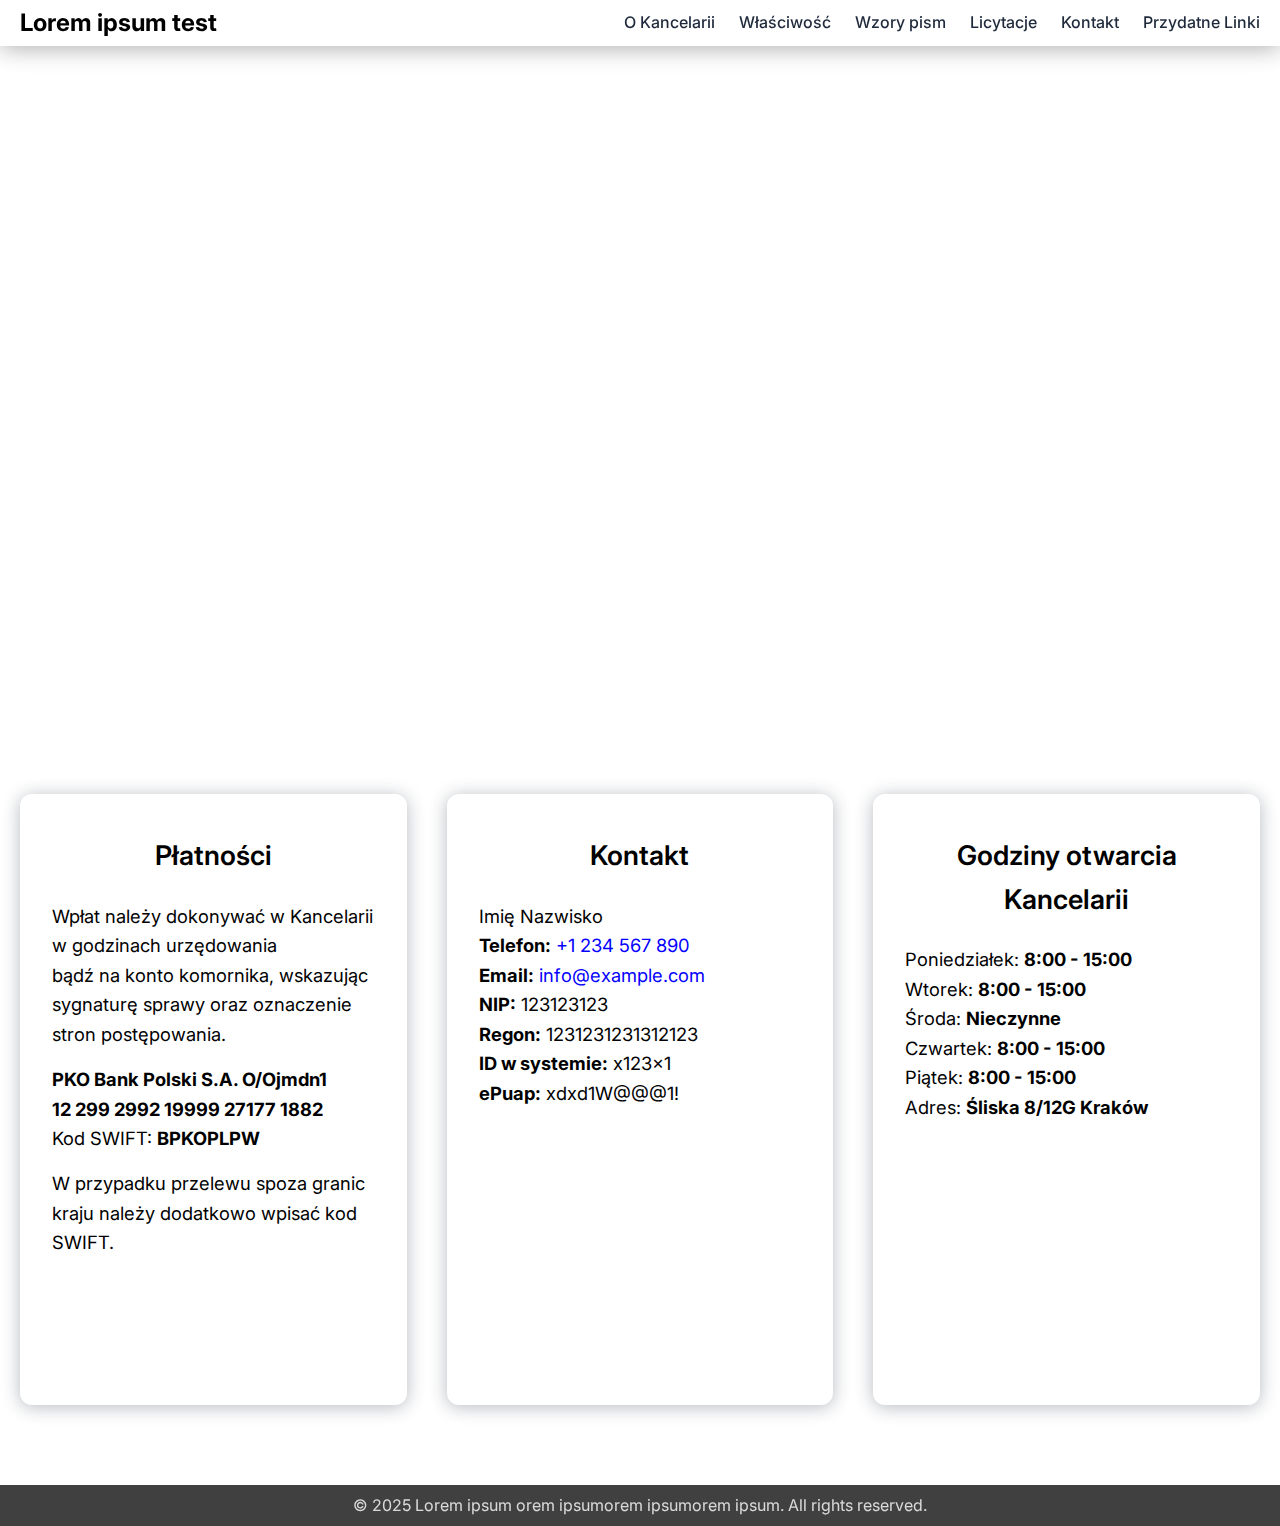
<file: index.html>
<!DOCTYPE html>
<html lang="en">
<head>
    <meta charset="UTF-8">
    <meta name="viewport" content="width=device-width, initial-scale=1.0">
    <title>Testowa Witryna</title>
    <meta name="description" content="I am just testing">

    <link href="https://fonts.googleapis.com/css2?family=Inter:wght@300;400;500;600;700&display=swap" rel="stylesheet">
    <link rel="stylesheet" href="css/style.css">
</head>
<body>
    <header>
        <nav class="container">
            <a href="index.html" class="logo">Lorem ipsum test</a>
            <ul class="nav-links">
                <li><a href="kancelaria.html">O Kancelarii</a></li>
                <li><a href="wlasciwosc.html">Właściwość</a></li>
                <li><a href="wzory.html">Wzory pism</a></li>
                <li><a href="licytacje.html">Licytacje</a></li>
                <li><a href="contact.html">Kontakt</a></li>
                <li class="dropdown">
                    <a href="#">Przydatne Linki</a>
                    <ul class="dropdown-menu">
                        <li><a href="https://www.gov.pl/" target="_blank">gov.pl</a></li>
                        <li><a href="https://www.epuap.gov.pl/" target="_blank">ePUAP</a></li>
                        <li><a href="https://ekrs.ms.gov.pl/" target="_blank">KRS</a></li>
                    </ul>
                </li>
            </ul>
            <div class="mobile-menu">
                <span></span>
                <span></span>
                <span></span>
            </div>
        </nav>
    </header>

    <main>
        <section id="home" class="hero">
            <div class="container hero-content">
                <h1>Imię nazwisko</h1>
                <p>Osoba taka i taka, pracujaca tutaj i tam, z takimi i takim zaszczytami</p>
            </div>
        </section>

        <section id="about" class="about">
            <div class="container">
                <h2 class="section-title"></h2>
                <div class="info-grid">
                    <div class="info-card">
                        <h3>Płatności</h3>
                        <p>
                            Wpłat należy dokonywać w Kancelarii w godzinach urzędowania<br>
                            bądź na konto komornika, wskazując sygnaturę sprawy oraz oznaczenie stron postępowania.
                        </p>
                        <p>
                            <strong>PKO Bank Polski S.A. O/Ojmdn1</strong><br>
                            <strong>12 299 2992 19999 27177 1882</strong><br>
                            Kod SWIFT: <strong>BPKOPLPW</strong>
                        </p>
                        <p>
                            W przypadku przelewu spoza granic kraju należy dodatkowo wpisać kod SWIFT.
                        </p>
                    </div>
                    <div class="info-card">
                        <h3>Kontakt</h3>
                        <p>
                            Imię Nazwisko<br>
                            <strong>Telefon:</strong> <a href="tel:+1234567890">+1 234 567 890</a><br>
                            <strong>Email:</strong> <a href="mailto:info@example.com">info@example.com</a><br>
                            <strong>NIP:</strong> 123123123<br>
                            <strong>Regon:</strong> 1231231231312123<br>
                            <strong>ID w systemie:</strong> x123x1<br>
                            <strong>ePuap:</strong> xdxd1W@@@1!
                        </p>
                    </div>
                    <div class="info-card">
                        <h3>Godziny otwarcia Kancelarii</h3>
                        <p>
                            Poniedziałek: <strong>8:00 - 15:00</strong><br>
                            Wtorek: <strong>8:00 - 15:00</strong><br>
                            Środa: <strong>Nieczynne</strong><br>
                            Czwartek: <strong>8:00 - 15:00</strong><br>
                            Piątek: <strong>8:00 - 15:00</strong><br>
                            Adres: <strong>Śliska 8/12G Kraków</strong>
                        </p>
                        <div style="margin-top:1em;">
                            <iframe
                                src="https://www.google.com/maps/embed?pb=!1m18!1m12!1m3!1d2562.4855347384096!2d19.93842321215084!3d50.03973521673221!2m3!1f0!2f0!3f0!3m2!1i1024!2i768!4f13.1!3m3!1m2!1s0x47165b27262c4f9d%3A0x18d07b171dcca394!2zxZpsaXNrYSA1LCAzMC01MDQgS3Jha8Ozdw!5e0!3m2!1spl!2spl!4v1751311343265!5m2!1spl!2spl"
                                width="100%"
                                height="200"
                                style="border:0; border-radius:8px;"
                                allowfullscreen=""
                                loading="lazy"
                                referrerpolicy="no-referrer-when-downgrade">
                            </iframe>
                        </div>
                    </div>
                </div>
            </div>
        </section>
    </main>

    <footer>
        <div class="container">
            <p>&copy; 2025 Lorem ipsum orem ipsumorem ipsumorem ipsum. All rights reserved.</p>
        </div>
    </footer>

    <script>
        document.querySelectorAll('a[href^="#"]').forEach(anchor => {
            anchor.addEventListener('click', function (e) {
                e.preventDefault();
                const target = document.querySelector(this.getAttribute('href'));
                if (target) {
                    target.scrollIntoView({
                        behavior: 'smooth',
                        block: 'start'
                    });
                }
            });
        });

        window.addEventListener('scroll', () => {
            const header = document.querySelector('header');
            if (window.scrollY > 100) {
                header.style.background = 'rgba(255, 255, 255, 0.95)';
                header.style.backdropFilter = 'blur(10px)';
            } else {
                header.style.background = '#ffffff';
                header.style.backdropFilter = 'none';
            }
        });

        document.querySelector('.mobile-menu').addEventListener('click', function() {
            const navLinks = document.querySelector('.nav-links');
            navLinks.classList.toggle('open');
        });

        window.addEventListener('scroll', function() {
            const hero = document.querySelector('.hero');
            if (window.scrollY > 290) {
                hero.classList.add('hide-hero-text');
            } else {
                hero.classList.remove('hide-hero-text');
            }
        });
    </script>
</body>
</html>
</file>
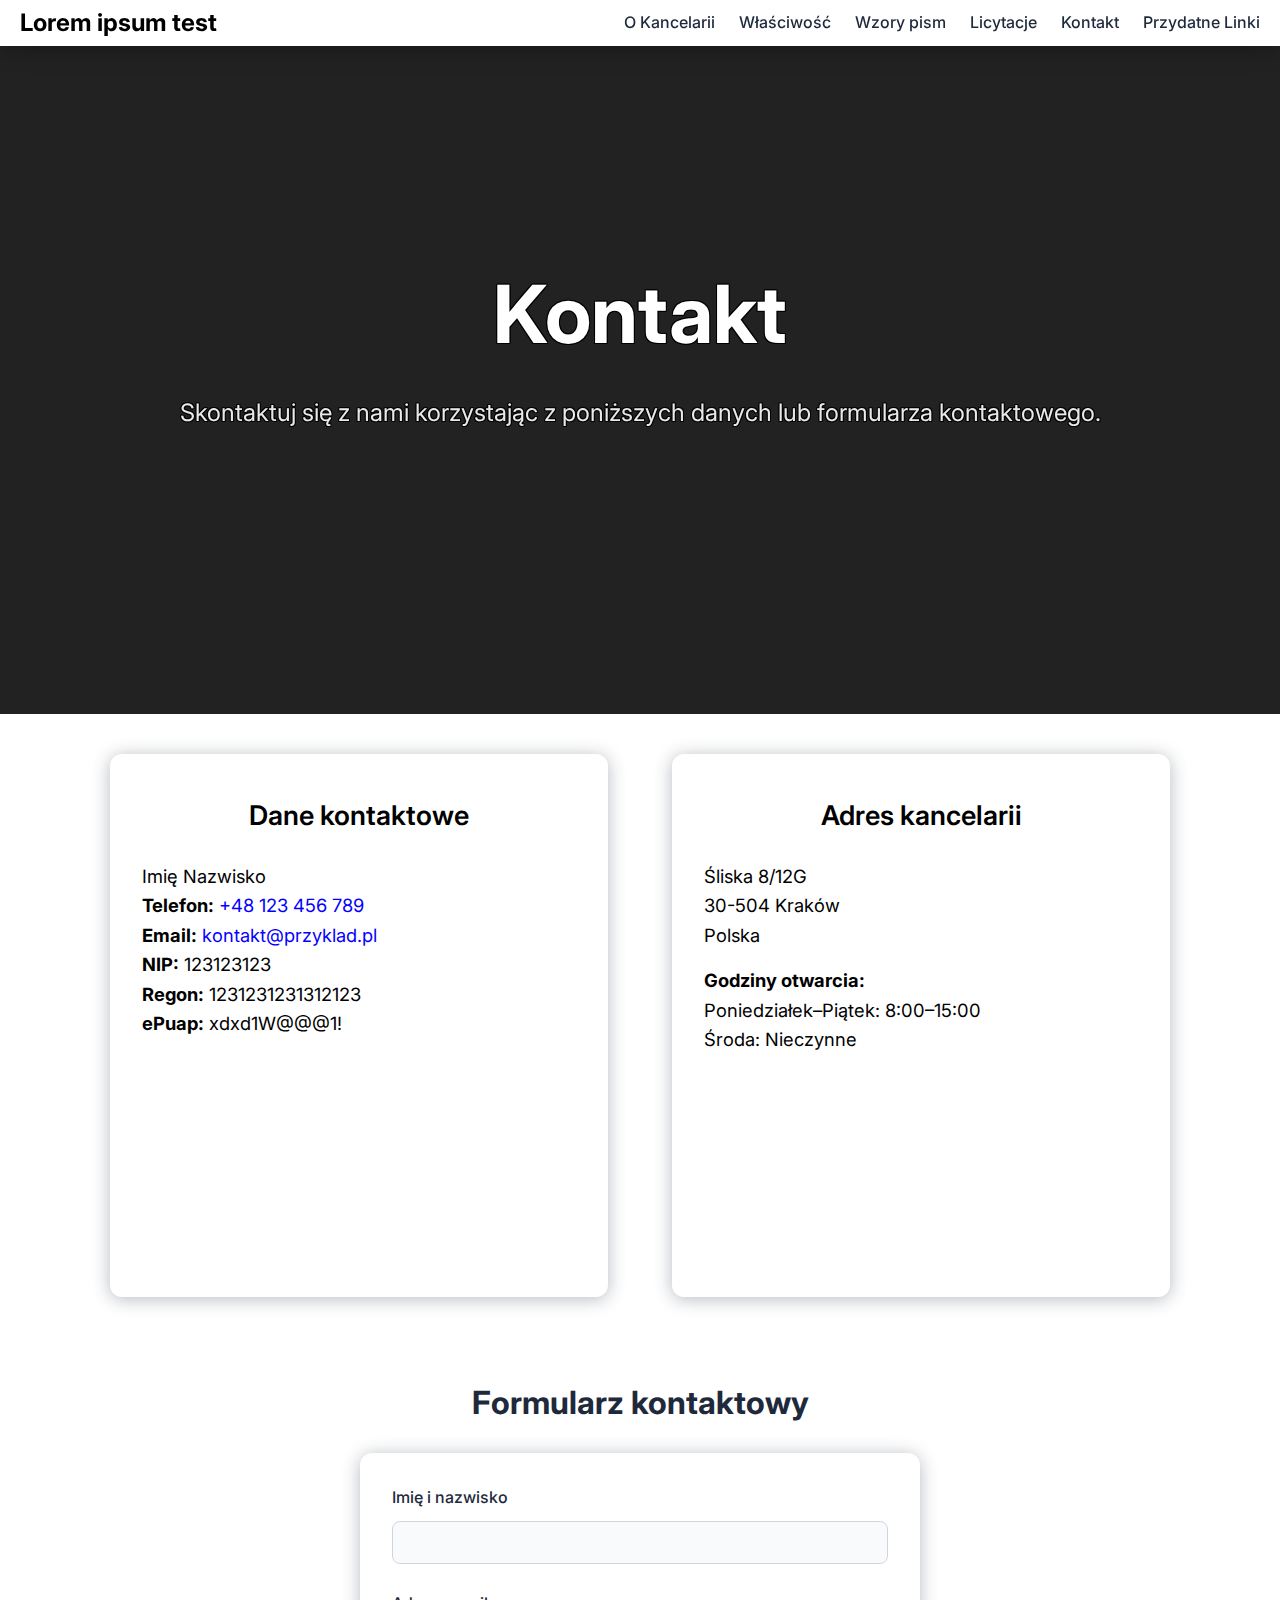
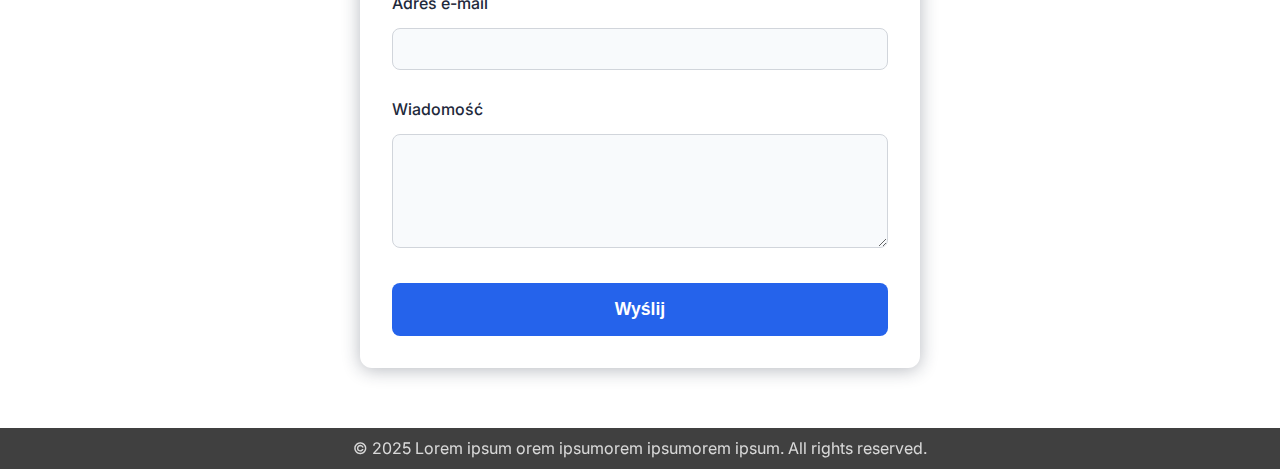
<file: contact.html>
<!DOCTYPE html>
<html lang="en">
<head>
    <meta charset="UTF-8">
    <meta name="viewport" content="width=device-width, initial-scale=1.0">
    <title>Testowa Witryna - kontakt</title>
    <meta name="description" content="I am just testing">
    
    <link href="https://fonts.googleapis.com/css2?family=Inter:wght@300;400;500;600;700&display=swap" rel="stylesheet">
    <link rel="stylesheet" href="css/style.css">
</head>
<body>
    <header>
        <nav class="container">
            <a href="index.html" class="logo">Lorem ipsum test</a>
            <ul class="nav-links">
                <li><a href="kancelaria.html">O Kancelarii</a></li>
                <li><a href="wlasciwosc.html">Właściwość</a></li>
                <li><a href="wzory.html">Wzory pism</a></li>
                <li><a href="licytacje.html">Licytacje</a></li>
                <li><a href="contact.html">Kontakt</a></li>
                <li class="dropdown">
                    <a href="#">Przydatne Linki</a>
                    <ul class="dropdown-menu">
                        <li><a href="https://www.gov.pl/" target="_blank">gov.pl</a></li>
                        <li><a href="https://www.epuap.gov.pl/" target="_blank">ePUAP</a></li>
                        <li><a href="https://ekrs.ms.gov.pl/" target="_blank">KRS</a></li>
                    </ul>
                </li>
            </ul>
            <div class="mobile-menu">
                <span></span>
                <span></span>
                <span></span>
            </div>
        </nav>
    </header>

    <main>
        <section id="contact-hero" class="hero">
            <div class="container hero-content">
                <h1>Kontakt</h1>
                <p>Skontaktuj się z nami korzystając z poniższych danych lub formularza kontaktowego.</p>
            </div>
        </section>

        <section class="contact-info-section">
            <div class="container info-grid">
                <div class="info-card">
                    <h3>Dane kontaktowe</h3>
                    <p>
                        Imię Nazwisko<br>
                        <strong>Telefon:</strong> <a href="tel:+48123456789">+48 123 456 789</a><br>
                        <strong>Email:</strong> <a href="mailto:kontakt@przyklad.pl">kontakt@przyklad.pl</a><br>
                        <strong>NIP:</strong> 123123123<br>
                        <strong>Regon:</strong> 1231231231312123<br>
                        <strong>ePuap:</strong> xdxd1W@@@1!
                    </p>
                </div>
                <div class="info-card">
                    <h3>Adres kancelarii</h3>
                    <p>
                        Śliska 8/12G<br>
                        30-504 Kraków<br>
                        Polska
                    </p>
                    <p>
                        <strong>Godziny otwarcia:</strong><br>
                        Poniedziałek–Piątek: 8:00–15:00<br>
                        Środa: Nieczynne
                    </p>
                    <div style="margin-top:1em;">
                        <iframe
                            src="https://www.google.com/maps/embed?pb=!1m18!1m12!1m3!1d2562.4855347384096!2d19.93842321215084!3d50.03973521673221!2m3!1f0!2f0!3f0!3m2!1i1024!2i768!4f13.1!3m3!1m2!1s0x47165b27262c4f9d%3A0x18d07b171dcca394!2zxZpsaXNrYSA1LCAzMC01MDQgS3Jha8Ozdw!5e0!3m2!1spl!2spl!4v1751311343265!5m2!1spl!2spl"
                            width="100%"
                            height="160"
                            style="border:0; border-radius:8px;"
                            allowfullscreen=""
                            loading="lazy"
                            referrerpolicy="no-referrer-when-downgrade">
                        </iframe>
                    </div>
                </div>
            </div>
        </section>

        <section class="contact-form-section">
            <div class="container" style="max-width:600px;">
                <h1 style="text-align:center; margin-bottom:1.5rem;">Formularz kontaktowy</h1>
                <form class="contact-form" autocomplete="off">
                    <div class="form-group">
                        <label for="name">Imię i nazwisko</label>
                        <input type="text" id="name" name="name" required>
                    </div>
                    <div class="form-group">
                        <label for="email">Adres e-mail</label>
                        <input type="email" id="email" name="email" required>
                    </div>
                    <div class="form-group">
                        <label for="message">Wiadomość</label>
                        <textarea id="message" name="message" rows="5" required></textarea>
                    </div>
                    <button type="submit" class="cta-button">Wyślij</button>
                </form>
            </div>
        </section>
    </main>

    <footer>
        <div class="container">
            <p>&copy; 2025 Lorem ipsum orem ipsumorem ipsumorem ipsum. All rights reserved.</p>
        </div>
    </footer>

    <script>
    document.querySelector('.contact-form')?.addEventListener('submit', function(e) {
        e.preventDefault();
        alert('Dziękujemy za kontakt! Twoja wiadomość została wysłana (demo).');
        this.reset();
    });

    window.addEventListener('scroll', function() {
        const hero = document.querySelector('.hero');
        if (window.scrollY > 290) {
            hero.classList.add('hide-hero-text');
        } else {
            hero.classList.remove('hide-hero-text');
        }
    });

    document.querySelector('.mobile-menu').addEventListener('click', function() {
        const navLinks = document.querySelector('.nav-links');
        navLinks.classList.toggle('open');
    });
    </script>

</body>
</html>
</file>
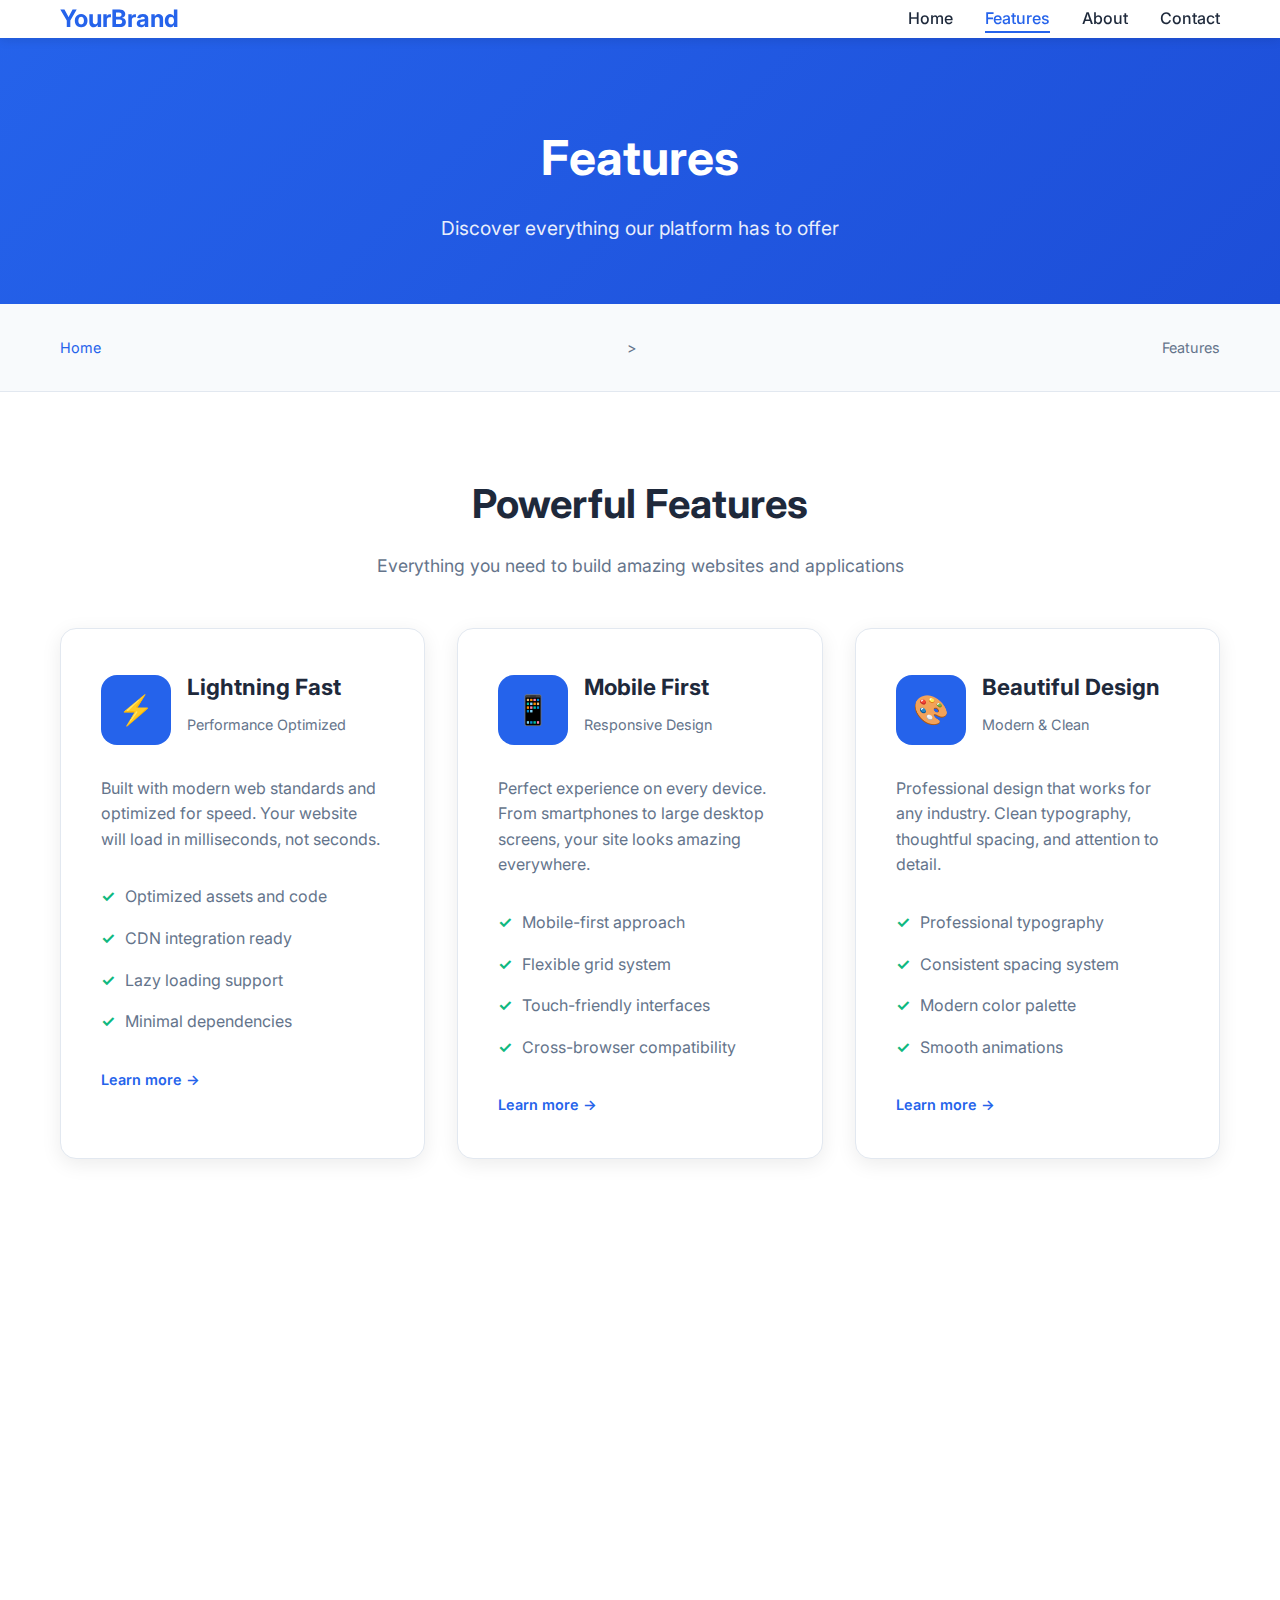
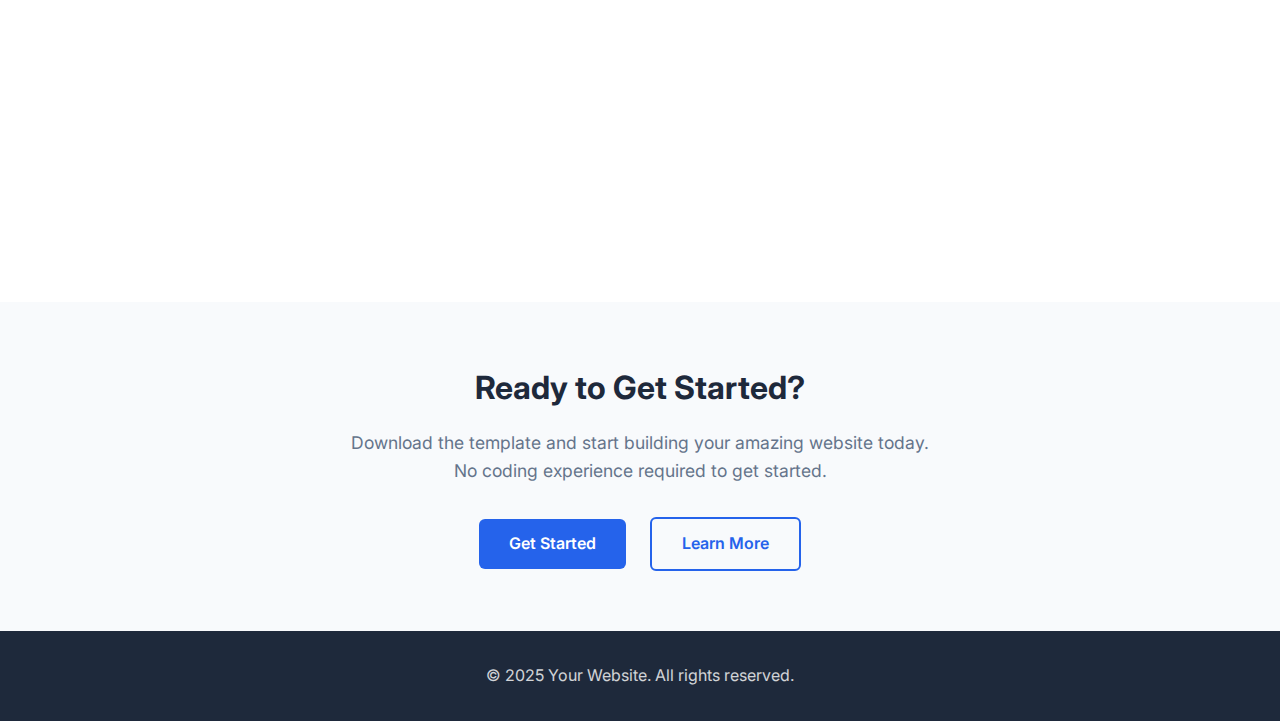
<file: features.html>
<!DOCTYPE html>
<html lang="en">
<head>
    <meta charset="UTF-8">
    <meta name="viewport" content="width=device-width, initial-scale=1.0">
    <title>Features | Your Website</title>
    <meta name="description" content="Discover all the amazing features of our platform.">
    
    <!-- Fonts -->
    <link href="https://fonts.googleapis.com/css2?family=Inter:wght@300;400;500;600;700&display=swap" rel="stylesheet">
    
    <style>
        * {
            margin: 0;
            padding: 0;
            box-sizing: border-box;
        }

        :root {
            --primary-color: #2563eb;
            --secondary-color: #64748b;
            --accent-color: #f59e0b;
            --text-dark: #1e293b;
            --text-light: #64748b;
            --bg-light: #f8fafc;
            --white: #ffffff;
            --border-light: #e2e8f0;
            
            --font-family: 'Inter', sans-serif;
            --transition: all 0.3s ease;
        }

        body {
            font-family: var(--font-family);
            line-height: 1.6;
            color: var(--text-dark);
        }

        .container {
            max-width: 1200px;
            margin: 0 auto;
            padding: 0 20px;
        }

        /* Header */
        header {
            background: var(--white);
            box-shadow: 0 2px 10px rgba(0,0,0,0.1);
            position: fixed;
            width: 100%;
            top: 0;
            z-index: 1000;
            transition: var(--transition);
        }

        nav {
            display: flex;
            justify-content: space-between;
            align-items: center;
            padding: 1rem 0;
        }

        .logo {
            font-size: 1.5rem;
            font-weight: 700;
            color: var(--primary-color);
            text-decoration: none;
        }

        .nav-links {
            display: flex;
            list-style: none;
            gap: 2rem;
        }

        .nav-links a {
            text-decoration: none;
            color: var(--text-dark);
            font-weight: 500;
            transition: var(--transition);
            position: relative;
        }

        .nav-links a:hover,
        .nav-links a.active {
            color: var(--primary-color);
        }

        .nav-links a::after {
            content: '';
            position: absolute;
            width: 0;
            height: 2px;
            bottom: -5px;
            left: 0;
            background: var(--primary-color);
            transition: var(--transition);
        }

        .nav-links a:hover::after,
        .nav-links a.active::after {
            width: 100%;
        }

        .mobile-menu {
            display: none;
            flex-direction: column;
            cursor: pointer;
        }

        .mobile-menu span {
            width: 25px;
            height: 3px;
            background: var(--text-dark);
            margin: 3px 0;
            transition: var(--transition);
        }

        /* Page Header */
        .page-header {
            background: linear-gradient(135deg, var(--primary-color) 0%, #1d4ed8 100%);
            color: var(--white);
            padding: 120px 0 60px;
            text-align: center;
        }

        .page-header h1 {
            font-size: 3rem;
            font-weight: 700;
            margin-bottom: 1rem;
        }

        .page-header p {
            font-size: 1.2rem;
            opacity: 0.9;
        }

        .breadcrumb {
            background: var(--bg-light);
            padding: 1rem 0;
            border-bottom: 1px solid var(--border-light);
        }

        .breadcrumb-nav {
            display: flex;
            align-items: center;
            gap: 0.5rem;
            font-size: 0.9rem;
        }

        .breadcrumb-nav a {
            color: var(--primary-color);
            text-decoration: none;
        }

        .breadcrumb-nav a:hover {
            text-decoration: underline;
        }

        .breadcrumb-nav span {
            color: var(--text-light);
        }

        /* Features Content */
        .features-content {
            padding: 80px 0;
        }

        .section-title {
            font-size: 2.5rem;
            font-weight: 700;
            margin-bottom: 1rem;
            text-align: center;
        }

        .section-subtitle {
            text-align: center;
            color: var(--text-light);
            font-size: 1.1rem;
            margin-bottom: 3rem;
        }

        .features-grid {
            display: grid;
            grid-template-columns: repeat(auto-fit, minmax(350px, 1fr));
            gap: 2rem;
            margin-bottom: 4rem;
        }

        .feature-card {
            background: var(--white);
            padding: 2.5rem;
            border-radius: 16px;
            box-shadow: 0 5px 20px rgba(0,0,0,0.08);
            transition: var(--transition);
            border: 1px solid var(--border-light);
        }

        .feature-card:hover {
            transform: translateY(-5px);
            box-shadow: 0 20px 40px rgba(0,0,0,0.12);
        }

        .feature-header {
            display: flex;
            align-items: center;
            margin-bottom: 1.5rem;
        }

        .feature-icon {
            width: 70px;
            height: 70px;
            background: var(--primary-color);
            border-radius: 16px;
            display: flex;
            align-items: center;
            justify-content: center;
            margin-right: 1rem;
            font-size: 1.8rem;
            color: var(--white);
        }

        .feature-card h3 {
            font-size: 1.4rem;
            font-weight: 700;
            margin-bottom: 0.5rem;
        }

        .feature-card .feature-subtitle {
            color: var(--text-light);
            font-size: 0.9rem;
            margin-bottom: 1rem;
        }

        .feature-card p {
            color: var(--text-light);
            margin-bottom: 1.5rem;
        }

        .feature-list {
            list-style: none;
            margin-bottom: 1.5rem;
        }

        .feature-list li {
            padding: 0.5rem 0;
            position: relative;
            padding-left: 1.5rem;
            color: var(--text-light);
        }

        .feature-list li::before {
            content: '✓';
            position: absolute;
            left: 0;
            color: #10b981;
            font-weight: bold;
        }

        .feature-link {
            color: var(--primary-color);
            text-decoration: none;
            font-weight: 600;
            font-size: 0.9rem;
            display: inline-flex;
            align-items: center;
            gap: 0.5rem;
        }

        .feature-link:hover {
            text-decoration: underline;
        }

        /* CTA Section */
        .cta-section {
            background: var(--bg-light);
            padding: 60px 0;
            text-align: center;
        }

        .cta-content {
            max-width: 600px;
            margin: 0 auto;
        }

        .cta-section h2 {
            font-size: 2rem;
            font-weight: 700;
            margin-bottom: 1rem;
        }

        .cta-section p {
            color: var(--text-light);
            font-size: 1.1rem;
            margin-bottom: 2rem;
        }

        .cta-button {
            display: inline-block;
            background: var(--primary-color);
            color: var(--white);
            padding: 12px 30px;
            text-decoration: none;
            border-radius: 6px;
            font-weight: 600;
            transition: var(--transition);
            margin: 0 10px;
        }

        .cta-button:hover {
            background: #1d4ed8;
            transform: translateY(-2px);
            box-shadow: 0 10px 25px rgba(37, 99, 235, 0.3);
        }

        .cta-button.secondary {
            background: transparent;
            color: var(--primary-color);
            border: 2px solid var(--primary-color);
        }

        .cta-button.secondary:hover {
            background: var(--primary-color);
            color: var(--white);
        }

        /* Footer */
        footer {
            background: var(--text-dark);
            color: var(--white);
            text-align: center;
            padding: 2rem 0;
        }

        footer p {
            opacity: 0.8;
        }

        /* Responsive Design */
        @media (max-width: 768px) {
            .nav-links {
                display: none;
            }

            .mobile-menu {
                display: flex;
            }

            .page-header h1 {
                font-size: 2.5rem;
            }

            .features-grid {
                grid-template-columns: 1fr;
            }

            .section-title {
                font-size: 2rem;
            }

            .cta-button {
                display: block;
                margin: 10px 0;
            }
        }

        @media (max-width: 480px) {
            .container {
                padding: 0 15px;
            }

            .page-header {
                padding: 100px 0 40px;
            }

            .page-header h1 {
                font-size: 2rem;
            }

            .features-content {
                padding: 60px 0;
            }

            .feature-card {
                padding: 1.5rem;
            }
        }
    </style>
</head>
<body>
    <header>
        <nav class="container">
            <a href="index.html" class="logo">YourBrand</a>
            <ul class="nav-links">
                <li><a href="index.html">Home</a></li>
                <li><a href="features.html" class="active">Features</a></li>
                <li><a href="about.html">About</a></li>
                <li><a href="contact.html">Contact</a></li>
            </ul>
            <div class="mobile-menu">
                <span></span>
                <span></span>
                <span></span>
            </div>
        </nav>
    </header>

    <div class="page-header">
        <div class="container">
            <h1>Features</h1>
            <p>Discover everything our platform has to offer</p>
        </div>
    </div>

    <div class="breadcrumb">
        <div class="container">
            <nav class="breadcrumb-nav">
                <a href="index.html">Home</a>
                <span>></span>
                <span>Features</span>
            </nav>
        </div>
    </div>

    <main>
        <section class="features-content">
            <div class="container">
                <h2 class="section-title">Powerful Features</h2>
                <p class="section-subtitle">Everything you need to build amazing websites and applications</p>

                <div class="features-grid">
                    <div class="feature-card">
                        <div class="feature-header">
                            <div class="feature-icon">⚡</div>
                            <div>
                                <h3>Lightning Fast</h3>
                                <div class="feature-subtitle">Performance Optimized</div>
                            </div>
                        </div>
                        <p>Built with modern web standards and optimized for speed. Your website will load in milliseconds, not seconds.</p>
                        <ul class="feature-list">
                            <li>Optimized assets and code</li>
                            <li>CDN integration ready</li>
                            <li>Lazy loading support</li>
                            <li>Minimal dependencies</li>
                        </ul>
                        <a href="#" class="feature-link">Learn more →</a>
                    </div>

                    <div class="feature-card">
                        <div class="feature-header">
                            <div class="feature-icon">📱</div>
                            <div>
                                <h3>Mobile First</h3>
                                <div class="feature-subtitle">Responsive Design</div>
                            </div>
                        </div>
                        <p>Perfect experience on every device. From smartphones to large desktop screens, your site looks amazing everywhere.</p>
                        <ul class="feature-list">
                            <li>Mobile-first approach</li>
                            <li>Flexible grid system</li>
                            <li>Touch-friendly interfaces</li>
                            <li>Cross-browser compatibility</li>
                        </ul>
                        <a href="#" class="feature-link">Learn more →</a>
                    </div>

                    <div class="feature-card">
                        <div class="feature-header">
                            <div class="feature-icon">🎨</div>
                            <div>
                                <h3>Beautiful Design</h3>
                                <div class="feature-subtitle">Modern & Clean</div>
                            </div>
                        </div>
                        <p>Professional design that works for any industry. Clean typography, thoughtful spacing, and attention to detail.</p>
                        <ul class="feature-list">
                            <li>Professional typography</li>
                            <li>Consistent spacing system</li>
                            <li>Modern color palette</li>
                            <li>Smooth animations</li>
                        </ul>
                        <a href="#" class="feature-link">Learn more →</a>
                    </div>

                    <div class="feature-card">
                        <div class="feature-header">
                            <div class="feature-icon">🔧</div>
                            <div>
                                <h3>Easy Customization</h3>
                                <div class="feature-subtitle">Developer Friendly</div>
                            </div>
                        </div>
                        <p>Well-structured, commented code that's easy to understand and modify. Perfect for developers of all skill levels.</p>
                        <ul class="feature-list">
                            <li>Clean, semantic HTML</li>
                            <li>CSS custom properties</li>
                            <li>Modular architecture</li>
                            <li>Comprehensive documentation</li>
                        </ul>
                        <a href="#" class="feature-link">Learn more →</a>
                    </div>

                    <div class="feature-card">
                        <div class="feature-header">
                            <div class="feature-icon">🚀</div>
                            <div>
                                <h3>SEO Optimized</h3>
                                <div class="feature-subtitle">Search Engine Ready</div>
                            </div>
                        </div>
                        <p>Built with SEO best practices in mind. Semantic markup, proper meta tags, and structured data support.</p>
                        <ul class="feature-list">
                            <li>Semantic HTML structure</li>
                            <li>Meta tags optimization</li>
                            <li>Schema markup ready</li>
                            <li>Fast loading speeds</li>
                        </ul>
                        <a href="#" class="feature-link">Learn more →</a>
                    </div>

                    <div class="feature-card">
                        <div class="feature-header">
                            <div class="feature-icon">🔄</div>
                            <div>
                                <h3>WordPress Ready</h3>
                                <div class="feature-subtitle">Easy Conversion</div>
                            </div>
                        </div>
                        <p>Designed with WordPress conversion in mind. Structure and naming conventions follow WordPress standards.</p>
                        <ul class="feature-list">
                            <li>WordPress-compatible structure</li>
                            <li>Theme conversion guide</li>
                            <li>Custom post type ready</li>
                            <li>Plugin compatibility</li>
                        </ul>
                        <a href="#" class="feature-link">Learn more →</a>
                    </div>
                </div>
            </div>
        </section>

        <section class="cta-section">
            <div class="container">
                <div class="cta-content">
                    <h2>Ready to Get Started?</h2>
                    <p>Download the template and start building your amazing website today. No coding experience required to get started.</p>
                    <a href="contact.html" class="cta-button">Get Started</a>
                    <a href="about.html" class="cta-button secondary">Learn More</a>
                </div>
            </div>
        </section>
    </main>

    <footer>
        <div class="container">
            <p>&copy; 2025 Your Website. All rights reserved.</p>
        </div>
    </footer>

    <script>
        // Header background change on scroll
        window.addEventListener('scroll', () => {
            const header = document.querySelector('header');
            if (window.scrollY > 100) {
                header.style.background = 'rgba(255, 255, 255, 0.95)';
                header.style.backdropFilter = 'blur(10px)';
            } else {
                header.style.background = '#ffffff';
                header.style.backdropFilter = 'none';
            }
        });

        // Mobile menu toggle
        document.querySelector('.mobile-menu').addEventListener('click', function() {
            const navLinks = document.querySelector('.nav-links');
            navLinks.style.display = navLinks.style.display === 'flex' ? 'none' : 'flex';
        });

        // Feature card animations
        const observerOptions = {
            threshold: 0.1,
            rootMargin: '0px 0px -50px 0px'
        };

        const observer = new IntersectionObserver((entries) => {
            entries.forEach(entry => {
                if (entry.isIntersecting) {
                    entry.target.style.opacity = '1';
                    entry.target.style.transform = 'translateY(0)';
                }
            });
        }, observerOptions);

        document.querySelectorAll('.feature-card').forEach((card, index) => {
            card.style.opacity = '0';
            card.style.transform = 'translateY(30px)';
            card.style.transition = `opacity 0.6s ease ${index * 0.1}s, transform 0.6s ease ${index * 0.1}s`;
            observer.observe(card);
        });
    </script>
</body>
</html>
</file>
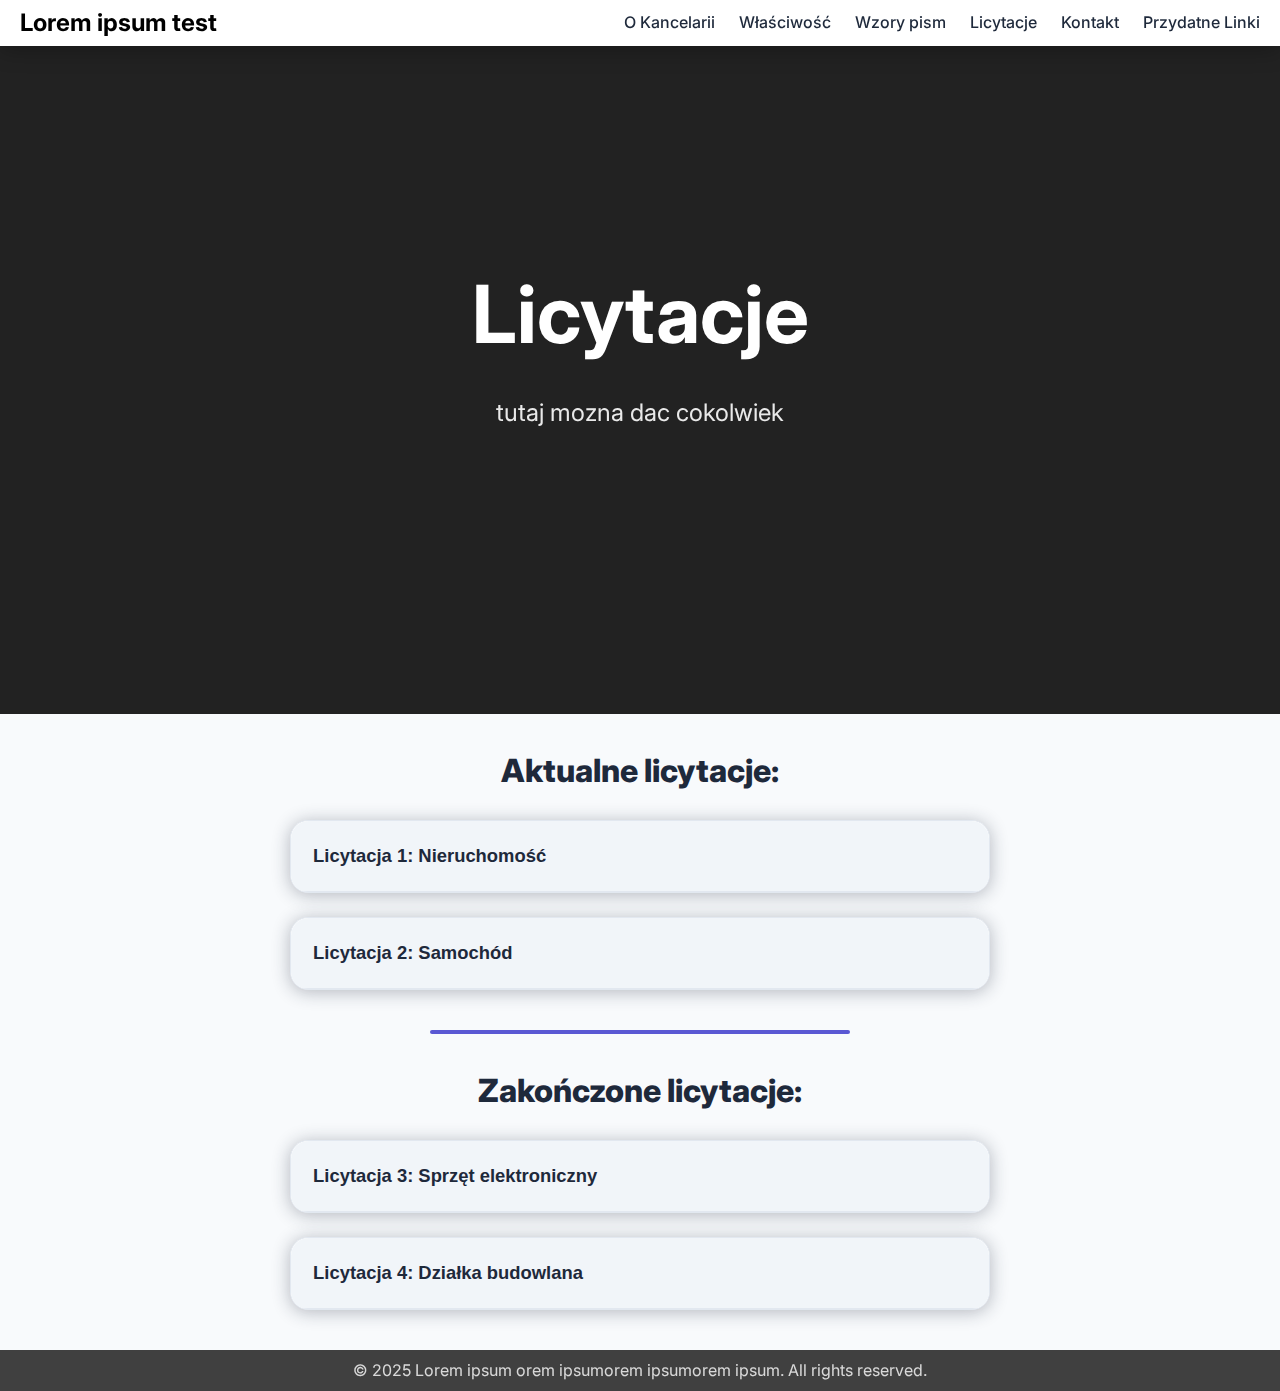
<file: licytacje.html>
<!DOCTYPE html>
<html lang="en">
<head>
    <meta charset="UTF-8">
    <meta name="viewport" content="width=device-width, initial-scale=1.0">
    <title>Testowa Witryna - licytacje</title>
    <meta name="description" content="I am just testing">

    <link href="https://fonts.googleapis.com/css2?family=Inter:wght@300;400;500;600;700&display=swap" rel="stylesheet">
    <link rel="stylesheet" href="css/style.css">
</head>
<body>
    <header>
        <nav class="container">
            <a href="index.html" class="logo">Lorem ipsum test</a>
            <ul class="nav-links">
                <li><a href="kancelaria.html">O Kancelarii</a></li>
                <li><a href="wlasciwosc.html">Właściwość</a></li>
                <li><a href="wzory.html">Wzory pism</a></li>
                <li><a href="licytacje.html">Licytacje</a></li>
                <li><a href="contact.html">Kontakt</a></li>
                <li class="dropdown">
                    <a href="#">Przydatne Linki</a>
                    <ul class="dropdown-menu">
                        <li><a href="https://www.gov.pl/" target="_blank">gov.pl</a></li>
                        <li><a href="https://www.epuap.gov.pl/" target="_blank">ePUAP</a></li>
                        <li><a href="https://ekrs.ms.gov.pl/" target="_blank">KRS</a></li>
                    </ul>
                </li>
            </ul>
            <div class="mobile-menu">
                <span></span>
                <span></span>
                <span></span>
            </div>
        </nav>
    </header>

    <main>
        <section id="licytacje-hero" class="hero">
            <div class="container hero-content">
                <h1>Licytacje</h1>
                <p>tutaj mozna dac cokolwiek</p>
            </div>
        </section>

        <section class="auction-section">
            <div class="container">
                <h2 class="auction-section-title" style="margin-top: -1.2rem;" >Aktualne licytacje:</h2>
                <div class="accordion-list auction-accordion" style="margin-top: -0.5rem;">
                    <div class="accordion-item">
                        <button class="accordion-toggle">Licytacja 1: Nieruchomość</button>
                        <div class="accordion-content">
                            <p>
                                <strong>Opis:</strong> Szczegółowy opis licytacji nieruchomości.<br>
                                <strong>Data:</strong> 10.07.2025<br>
                                <strong>Miejsce:</strong> Kraków, ul. Przykładowa 1
                            </p>
                        </div>
                    </div>
                    <div class="accordion-item">
                        <button class="accordion-toggle">Licytacja 2: Samochód</button>
                        <div class="accordion-content">
                            <p>
                                <strong>Opis:</strong> Szczegółowy opis licytacji samochodu.<br>
                                <strong>Data:</strong> 15.07.2025<br>
                                <strong>Miejsce:</strong> Kraków, ul. Przykładowa 2
                            </p>
                        </div>
                    </div>
                </div>
            </div>
        </section>

        <div class="auction-section-spacer">
            <hr>
        </div>

        <section class="auction-section">
            <div class="container">
                <h2 class="auction-section-title" style="margin-top: -1.2rem;" >Zakończone licytacje:</h2>
                <div class="accordion-list auction-accordion" style="margin-top: -0.5rem;">
                    <div class="accordion-item">
                        <button class="accordion-toggle">Licytacja 3: Sprzęt elektroniczny</button>
                        <div class="accordion-content">
                            <p>
                                <strong>Opis:</strong> Szczegółowy opis zakończonej licytacji sprzętu elektronicznego.<br>
                                <strong>Data:</strong> 20.06.2025<br>
                                <strong>Miejsce:</strong> Kraków, ul. Przykładowa 3
                            </p>
                        </div>
                    </div>
                    <div class="accordion-item">
                        <button class="accordion-toggle">Licytacja 4: Działka budowlana</button>
                        <div class="accordion-content">
                            <p>
                                <strong>Opis:</strong> Szczegółowy opis zakończonej licytacji działki budowlanej.<br>
                                <strong>Data:</strong> 05.06.2025<br>
                                <strong>Miejsce:</strong> Kraków, ul. Przykładowa 4
                            </p>
                        </div>
                    </div>
                </div>
            </div>
        </section>
    </main>

    <footer>
        <div class="container">
            <p>&copy; 2025 Lorem ipsum orem ipsumorem ipsumorem ipsum. All rights reserved.</p>
        </div>
    </footer>

    <script>
        document.querySelectorAll('.auction-card-header').forEach(btn => {
            btn.addEventListener('click', function() {
                const card = this.parentElement;
                card.classList.toggle('open');
                const arrow = this.querySelector('.auction-card-arrow');
                if(card.classList.contains('open')) {
                    arrow.style.transform = 'rotate(180deg)';
                } else {
                    arrow.style.transform = 'rotate(0deg)';
                }
            });
        });

        document.querySelectorAll('.accordion-toggle').forEach(btn => {
            btn.addEventListener('click', function() {
                const item = this.parentElement;
                item.classList.toggle('open');
            });
        });

        window.addEventListener('scroll', function() {
            const hero = document.querySelector('.hero');
            if (window.scrollY > 290) {
                hero.classList.add('hide-hero-text');
            } else {
                hero.classList.remove('hide-hero-text');
            }
        });

        document.querySelector('.mobile-menu').addEventListener('click', function() {
            const navLinks = document.querySelector('.nav-links');
            navLinks.classList.toggle('open');
        });
    </script>

</body>
</html>
</file>
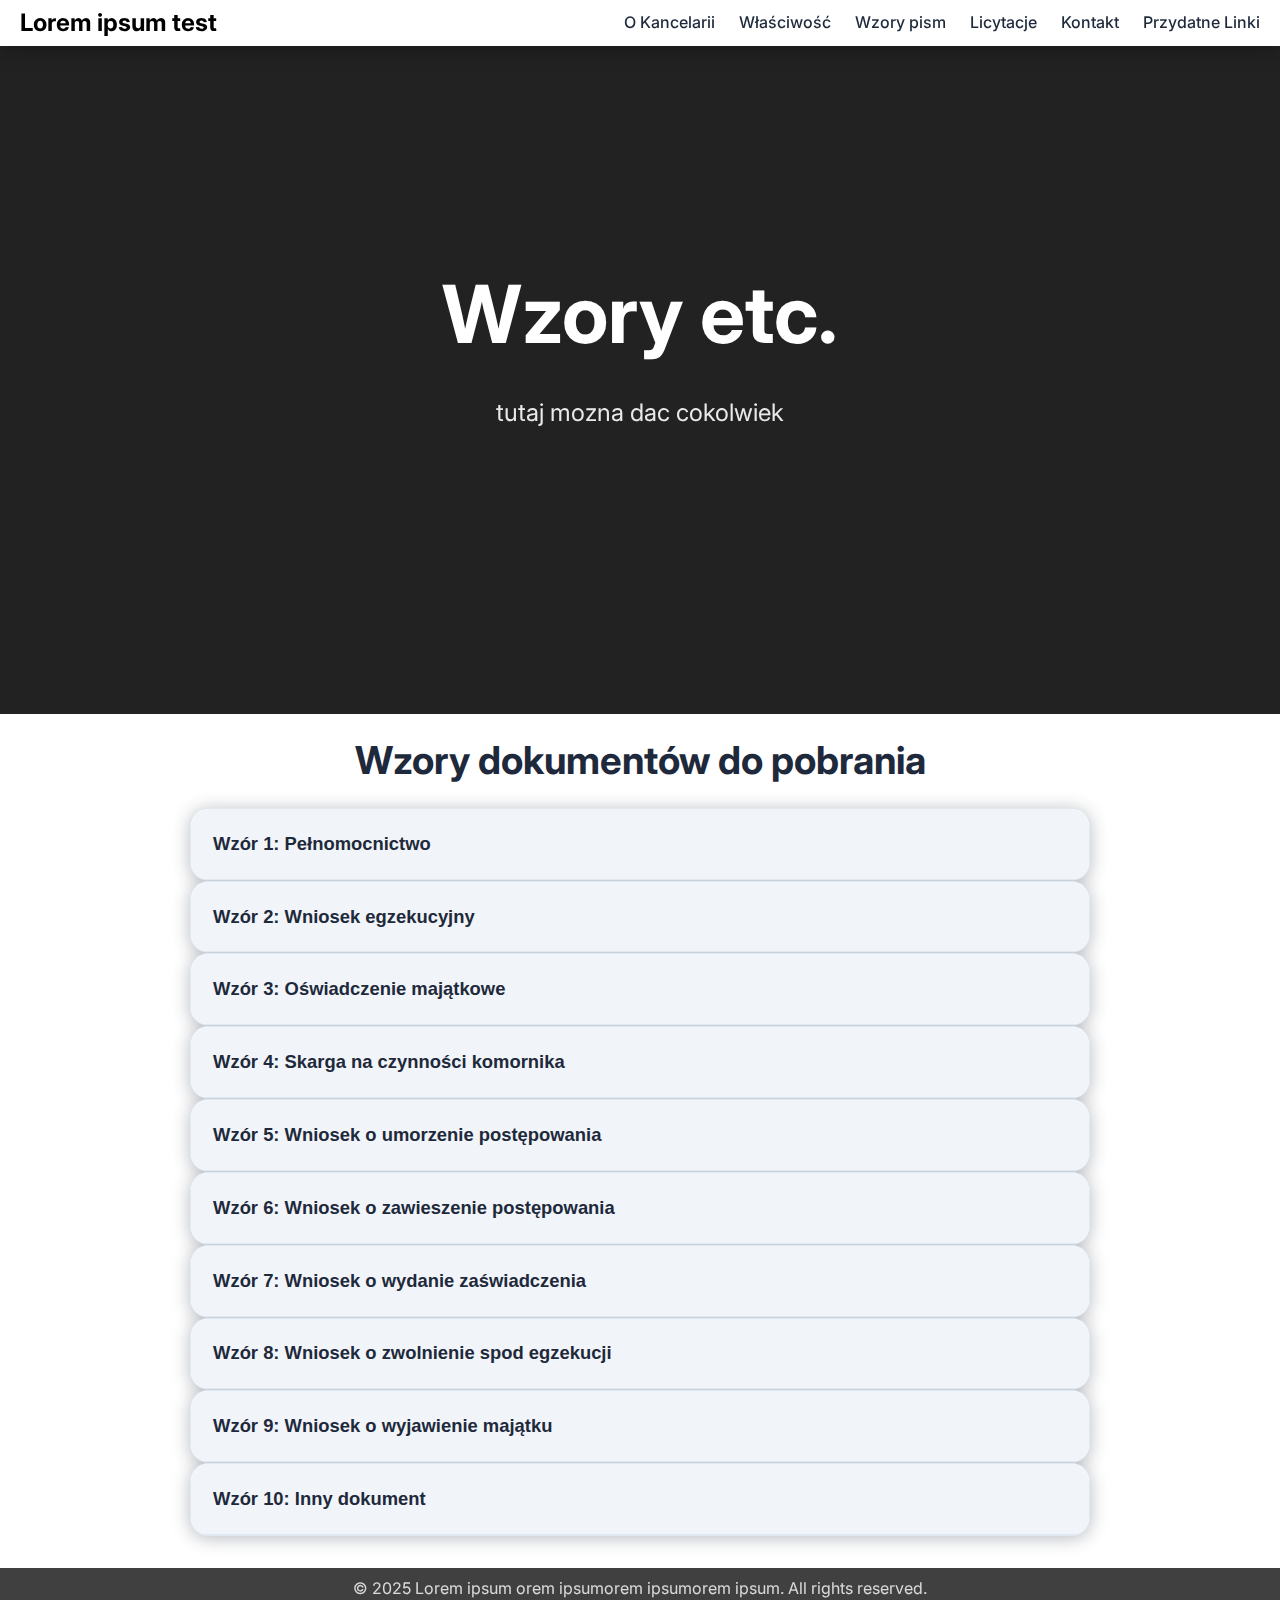
<file: wzory.html>
<!DOCTYPE html>
<html lang="en">
<head>
    <meta charset="UTF-8">
    <meta name="viewport" content="width=device-width, initial-scale=1.0">
    <title>Testowa Witryna - wzory</title>
    <meta name="description" content="I am just testing">
    
    <link href="https://fonts.googleapis.com/css2?family=Inter:wght@300;400;500;600;700&display=swap" rel="stylesheet">
    <link rel="stylesheet" href="css/style.css">
</head>
<body>
    <header>
        <nav class="container">
            <a href="index.html" class="logo">Lorem ipsum test</a>
            <ul class="nav-links">
                <li><a href="kancelaria.html">O Kancelarii</a></li>
                <li><a href="wlasciwosc.html">Właściwość</a></li>
                <li><a href="wzory.html">Wzory pism</a></li>
                <li><a href="licytacje.html">Licytacje</a></li>
                <li><a href="contact.html">Kontakt</a></li>
                <li class="dropdown">
                    <a href="#">Przydatne Linki</a>
                    <ul class="dropdown-menu">
                        <li><a href="https://www.gov.pl/" target="_blank">gov.pl</a></li>
                        <li><a href="https://www.epuap.gov.pl/" target="_blank">ePUAP</a></li>
                        <li><a href="https://ekrs.ms.gov.pl/" target="_blank">KRS</a></li>
                    </ul>
                </li>
            </ul>
            <div class="mobile-menu">
                <span></span>
                <span></span>
                <span></span>
            </div>
        </nav>
    </header>

        <main>
        <section id="wzory-hero" class="hero">
            <div class="container hero-content">
                <h1>Wzory etc.</h1>
                <p>tutaj mozna dac cokolwiek</p>
            </div>
        </section>

        <section class="dropdown-section">
            <div class="container">
                <h1 style="text-align:center; margin-bottom:1rem; margin-top:1rem; font-size: 2.4rem;">Wzory dokumentów do pobrania</h1>
                <div class="accordion-list">
                    <div class="accordion-item">
                        <button class="accordion-toggle">Wzór 1: Pełnomocnictwo</button>
                        <div class="accordion-content">
                            <p>Opis lub instrukcja dla wzoru 1. <br> <a href="#">Pobierz plik</a></p>
                        </div>
                    </div>
                    <div class="accordion-item">
                        <button class="accordion-toggle">Wzór 2: Wniosek egzekucyjny</button>
                        <div class="accordion-content">
                            <p>Opis lub instrukcja dla wzoru 2. <br> <a href="#">Pobierz plik</a></p>
                        </div>
                    </div>
                    <div class="accordion-item">
                        <button class="accordion-toggle">Wzór 3: Oświadczenie majątkowe</button>
                        <div class="accordion-content">
                            <p>Opis lub instrukcja dla wzoru 3. <br> <a href="#">Pobierz plik</a></p>
                        </div>
                    </div>
                    <div class="accordion-item">
                        <button class="accordion-toggle">Wzór 4: Skarga na czynności komornika</button>
                        <div class="accordion-content">
                            <p>Opis lub instrukcja dla wzoru 4. <br> <a href="#">Pobierz plik</a></p>
                        </div>
                    </div>
                    <div class="accordion-item">
                        <button class="accordion-toggle">Wzór 5: Wniosek o umorzenie postępowania</button>
                        <div class="accordion-content">
                            <p>Opis lub instrukcja dla wzoru 5. <br> <a href="#">Pobierz plik</a></p>
                        </div>
                    </div>
                    <div class="accordion-item">
                        <button class="accordion-toggle">Wzór 6: Wniosek o zawieszenie postępowania</button>
                        <div class="accordion-content">
                            <p>Opis lub instrukcja dla wzoru 6. <br> <a href="#">Pobierz plik</a></p>
                        </div>
                    </div>
                    <div class="accordion-item">
                        <button class="accordion-toggle">Wzór 7: Wniosek o wydanie zaświadczenia</button>
                        <div class="accordion-content">
                            <p>Opis lub instrukcja dla wzoru 7. <br> <a href="#">Pobierz plik</a></p>
                        </div>
                    </div>
                    <div class="accordion-item">
                        <button class="accordion-toggle">Wzór 8: Wniosek o zwolnienie spod egzekucji</button>
                        <div class="accordion-content">
                            <p>Opis lub instrukcja dla wzoru 8. <br> <a href="#">Pobierz plik</a></p>
                        </div>
                    </div>
                    <div class="accordion-item">
                        <button class="accordion-toggle">Wzór 9: Wniosek o wyjawienie majątku</button>
                        <div class="accordion-content">
                            <p>Opis lub instrukcja dla wzoru 9. <br> <a href="#">Pobierz plik</a></p>
                        </div>
                    </div>
                    <div class="accordion-item">
                        <button class="accordion-toggle">Wzór 10: Inny dokument</button>
                        <div class="accordion-content">
                            <p>Opis lub instrukcja dla wzoru 10. <br> <a href="#">Pobierz plik</a></p>
                        </div>
                    </div>
                </div>
            </div>
        </section>

    <footer>
        <div class="container">
            <p>&copy; 2025 Lorem ipsum orem ipsumorem ipsumorem ipsum. All rights reserved.</p>
        </div>
    </footer>

    <script>
        document.querySelectorAll('.accordion-toggle').forEach(btn => {
            btn.addEventListener('click', function() {
                const item = this.parentElement;
                item.classList.toggle('open');
            });
        });

        window.addEventListener('scroll', function() {
            const hero = document.querySelector('.hero');
            if (window.scrollY > 290) {
                hero.classList.add('hide-hero-text');
            } else {
                hero.classList.remove('hide-hero-text');
            }
        });

        document.querySelector('.mobile-menu').addEventListener('click', function() {
            const navLinks = document.querySelector('.nav-links');
            navLinks.classList.toggle('open');
        });
        
</script>
</body>
</file>
<file: css/style.css>
* {
    margin: 0;
    padding: 0;
    box-sizing: border-box;
}

:root {
    --primary-color: #2563eb;
    --secondary-color: #64748b;
    --accent-color: #f59e0b;
    --text-dark: #1e293b;
    --text-light: #64748b;
    --bg-light: #c6c7c7;
    --white: #ffffff;
    --border-light: #e2e8f0;
    --font-family: 'Inter', sans-serif;
    --transition: all 0.3s ease;
}

body {
    font-family: var(--font-family);
    line-height: 1.6;
    color: var(--text-dark);
}

.container {
    max-width: 1500px;
    width: 100%;
    margin: 0 auto;
    padding: 0 20px;
    box-sizing: border-box;
}

header {
    background: var(--white);
    box-shadow: 0 2px 24px rgba(0, 0, 0, 0.329);
    position: fixed;
    width: 100%;
    top: 0;
    z-index: 1000;
    transition: var(--transition);
    padding: 0.25rem 0;
}

nav {
    display: flex;
    justify-content: space-between;
    align-items: center;
    padding: 1rem 0;
}

.logo {
    font-size: 1.5rem;
    font-weight: 700;
    color: #000000;
    text-decoration: none;
}

.nav-links {
    display: flex;
    list-style: none;
    gap: 1.5rem;
}

.nav-links a {
    text-decoration: none;
    color: var(--text-dark);
    font-weight: 500;
    transition: var(--transition);
    position: relative;
}

.nav-links a:hover {
    color: var(--primary-color);
}

.nav-links a::after {
    content: '';
    position: absolute;
    width: 0;
    height: 2px;
    bottom: -5px;
    left: 0;
    background: var(--primary-color);
    transition: var(--transition);
}

.nav-links a:hover::after {
    width: 100%;
}

.mobile-menu {
    display: none;
    flex-direction: column;
    cursor: pointer;
}

.mobile-menu span {
    width: 25px;
    height: 3px;
    background: var(--text-dark);
    transition: var(--transition);
}

@media (max-width: 900px) {
    .nav-links {
        display: none;
        position: absolute;
        top: 100%;
        left: 0;
        right: 0;
        background: #fff;
        flex-direction: column;
        align-items: flex-start;
        box-shadow: 0 4px 24px rgba(0,0,0,0.08);
        z-index: 999;
        padding: 1.2em 2em;
    }
    .nav-links.open {
        display: flex;
    }
    .mobile-menu {
        display: flex !important;
        cursor: pointer;
        flex-direction: column;
        gap: 5px;
        margin-left: 1em;
    }
    .mobile-menu span {
        display: block;
        width: 26px;
        height: 3px;
        background: #222;
        border-radius: 2px;
    }
}

@media (min-width: 901px) {
    .nav-links {
        display: flex !important;
        position: static;
        flex-direction: row;
        align-items: center;
        background: none;
        box-shadow: none;
        padding: 0;
    }
    .mobile-menu {
        display: none !important;
    }
}

#licytacje-hero.hero {
    background: url('https://ocdn.eu/pulscms-transforms/1/3fok9kuTURBXy8xODlmN2QxYy1iMzYyLTQzZjAtYjIzMy0yYjZiN2VkZWE5YWEuanBlZ5GVAs0EsADDw94AAaEwBQ');
    background-color: #222; 
}

#contact-hero.hero {
    background: url('https://media.istockphoto.com/id/1805635676/pl/zdj%C4%99cie/r%C4%99ce-biznesmena-korzystaj%C4%85cego-ze-smartfona.jpg?s=2048x2048&w=is&k=20&c=0652ZzgmBUVlcieP0tzdEg_4yoG3L1Qmy5qWxULFw2A=');
    background-color: #222; 
}

#wzory-hero.hero {
    background: url('https://media.istockphoto.com/id/452421227/pl/zdj%C4%99cie/podpisanie-umowy.jpg?s=2048x2048&w=is&k=20&c=TSvYU4kK7NUChJFYEmS5db5T9Dho2eYlTfi7OzUTw_c=');
    background-color: #222; 
}

#kancelaria-hero.hero {
    background: url('https://upload.wikimedia.org/wikipedia/commons/thumb/b/b1/Court_in_Piotrkow_01.jpg/1920px-Court_in_Piotrkow_01.jpg');
    background-color: #222;
}

.hero {
    background: url('https://images.unsplash.com/photo-1589829545856-d10d557cf95f?q=80&w=1170&auto=format&fit=crop&ixlib=rb-4.1.0&ixid=M3wxMjA3fDB8MHxwaG90by1wYWdlfHx8fGVufDB8fHx8fA%3D%3D') center center/cover no-repeat;
    color: var(--white);
    padding: 250px 0 250px;
    text-align: center;
    position: relative;
    overflow: hidden
}

.hero::before {
    content: "";
    position: absolute;
    inset: 0;
    background: inherit;
    background: url('https://images.unsplash.com/photo-1589829545856-d10d557cf95f?q=80&w=1170&auto=format&fit=crop&ixlib=rb-4.1.0&ixid=M3wxMjA3fDB8MHxwaG90by1wYWdlfHx8fGVufDB8fHx8fA%3D%3D') center center/cover no-repeat;
    filter: blur(5px);
    z-index: 1;
}

#wzory-hero.hero::before {
    background: url('https://media.istockphoto.com/id/452421227/pl/zdj%C4%99cie/podpisanie-umowy.jpg?s=2048x2048&w=is&k=20&c=TSvYU4kK7NUChJFYEmS5db5T9Dho2eYlTfi7OzUTw_c=') center center/cover no-repeat;
}

#contact-hero.hero::before {
    background: url('https://media.istockphoto.com/id/1805635676/pl/zdj%C4%99cie/r%C4%99ce-biznesmena-korzystaj%C4%85cego-ze-smartfona.jpg?s=2048x2048&w=is&k=20&c=0652ZzgmBUVlcieP0tzdEg_4yoG3L1Qmy5qWxULFw2A=');
}

#licytacje-hero.hero::before {
    background: url('https://ocdn.eu/pulscms-transforms/1/3fok9kuTURBXy8xODlmN2QxYy1iMzYyLTQzZjAtYjIzMy0yYjZiN2VkZWE5YWEuanBlZ5GVAs0EsADDw94AAaEwBQ');
}

#kancelaria-hero.hero::before {
    background: url('https://upload.wikimedia.org/wikipedia/commons/thumb/b/b1/Court_in_Piotrkow_01.jpg/1920px-Court_in_Piotrkow_01.jpg');
}

.hero .hero-content {
    transition: opacity 0.8s, visibility 0.8s;
    position: relative;
    z-index: 2
}

.hero.hide-hero-text .hero-content {
    opacity: 0; 
    visibility: hidden;
    pointer-events: none;
}

.hero h1 {
    font-size: 5rem;
    font-weight: 700;
    margin-bottom: 1rem;
    animation: fadeInUp 1s ease;
}

.hero p {
    font-size: 1.5rem;
    margin-bottom: 2rem;
    opacity: 0.9;
    animation: fadeInUp 1s ease 0.2s both;
}

#contact-hero h1 {
    text-shadow: 
        -1px -1px 0 #000,
        -1px 0px 0 #000,
        -1px 1px 0 #000,
        0px -1px 0 #000,
        0px 1px 0 #000,
        1px -1px 0 #000,
        1px 0px 0 #000,
        1px 1px 0 #000;
}

#contact-hero p {
    text-shadow: 
        -1px -1px 0 #000,
        -1px 0px 0 #000,
        -1px 1px 0 #000,
        0px -1px 0 #000,
        0px 1px 0 #000,
        1px -1px 0 #000,
        1px 0px 0 #000,
        1px 1px 0 #000;
}

.about {
    padding: 80px 0;
}

.about-content {
    display: grid;
    grid-template-columns: 1fr 1fr;
    gap: 4rem;
    align-items: center;
}

.about-text h2 {
    font-size: 2.5rem;
    font-weight: 700;
    margin-bottom: 1.5rem;
}

.about-text p {
    color: var(--text-light);
    margin-bottom: 1.5rem;
    font-size: 1.1rem;
}

.about-image {
    text-align: center;
}

.info-grid {
    display: grid;
    grid-template-columns: 1fr;
    gap: 2.5rem;
}
@media (min-width: 900px) {
    .info-grid {
        grid-template-columns: repeat(3, 1fr);
    }
}
.info-card {
    background: #fff;
    border-radius: 12px;
    box-shadow: 0 2px 18px rgba(30, 41, 59, 0.322);;
    padding: 2.5rem 2rem;
    min-height: 420px;
    font-size: 1.15rem;
    display: flex;
    flex-direction: column;
    justify-content: flex-start;
}
.info-card h3 {
    margin-bottom: 1.5rem;
    color: #000000;
    font-size: 1.7rem;
    font-weight: 600;
    text-align: center;
}
.info-card p {
    margin-bottom: 1rem;
    color: #000000;
}
.info-card a {
    color: #0400ff;
    text-decoration: none;
}
.info-card a:hover {
    text-decoration: underline;
}

.accordion-list {
    width: 100%;
    max-width: 900px;
    margin: 0 auto;
    margin-bottom: 2rem;
}
.accordion-item {
    border-bottom: 4px solid #e2e8f0;
}
.accordion-toggle {
    width: 100%;
    text-align: left;
    background: #f8fafc;
    border: none;
    outline: none;
    padding: 1.1em 1em;
    font-size: 1.1rem;
    font-weight: 600;
    color: #1b1b1b;
    cursor: pointer;
    transition: background 0.2s;
}
.accordion-toggle:hover,
.accordion-toggle.active {
    background: #bedbfc94;
}
.accordion-content {
    display: none;
    padding: 1em 1em 1.5em 1em;
    background: #f8fafc;
    color: #1b1b1b;
    font-size: 1rem;
}
.accordion-item.open .accordion-content {
    display: block;
}

footer {
    background: #202020da;
    color: var(--white);
    text-align: center;
    padding: 0.5rem 0;
}

footer p {
    opacity: 0.8;
}

@keyframes fadeInUp {
    from {
        opacity: 0;
        transform: translateY(30px);
    }
    to {
        opacity: 1;
        transform: translateY(0);
    }
}

@media (max-width: 768px) {
    .nav-links {
        display: none;
    }

    .mobile-menu {
        display: flex;
    }

    .hero h1 {
        font-size: 2.5rem;
    }

    .hero p {
        font-size: 1.1rem;
    }

    .about-content {
        grid-template-columns: 1fr;
        gap: 2rem;
    }

    .section-title {
        font-size: 2rem;
    }
}

@media (max-width: 480px) {
    .container {
        padding: 0 15px;
    }

    .hero {
        padding: 100px 0 60px;
    }

    .hero h1 {
        font-size: 2rem;
    }

    .features,
    .about {
        padding: 60px 0;
    }
}

.contact-info-section .info-grid {
    display: flex;
    justify-content: center;
    align-items: stretch;
    gap: 4rem;
    margin: 40px auto;
    max-width: 1100px;
    flex-wrap: wrap;
}

.contact-info-section .info-card {
    flex: 1 1 480px;
    max-width: 520px;
    min-width: 360px;
    background: #fff;
    border-radius: 12px;
    box-shadow: 0 2px 18px rgba(30, 41, 59, 0.322);;
    padding: 2.5rem 2rem;
    font-size: 1.15rem;
    display: flex;
    flex-direction: column;
    justify-content: flex-start;
    margin: 0 auto;
}

@media (max-width: 900px) {
    .contact-info-section .info-grid {
        flex-direction: column;
        align-items: center;
        gap: 2rem;
    }
    .contact-info-section .info-card {
        max-width: 95vw;
        min-width: 0;
    }
}

.contact-form-section {
    padding: 40px 0 60px 0;
}
.contact-form {
    background: #fff;
    border-radius: 12px;
    box-shadow: 0 2px 18px rgba(30, 41, 59, 0.322);;
    padding: 2rem;
    display: flex;
    flex-direction: column;
    gap: 1.2rem;
}
.form-group label {
    font-weight: 500;
    margin-bottom: 0.5em;
    display: block;
}
.form-group input,
.form-group textarea {
    width: 100%;
    padding: 0.7em 1em;
    border-radius: 8px;
    border: 1px solid #d1d5db;
    background: #f8fafc;
    font-size: 1rem;
    margin-top: 0.2em;
    margin-bottom: 0.5em;
    resize: vertical;
}
.form-group input:focus,
.form-group textarea:focus {
    border: 1.5px solid #2563eb;
    outline: none;
}
.cta-button {
    background: #2563eb;
    color: #fff;
    border: none;
    border-radius: 8px;
    padding: 0.9em 2em;
    font-size: 1.1rem;
    font-weight: 600;
    cursor: pointer;
    transition: background 0.2s;
}
.cta-button:hover {
    background: #1e40af;
}

.nav-links .dropdown {
    position: relative;
}

.nav-links .dropdown-menu {
    display: none;
    position: absolute;
    top: 100%;
    left: 0;
    min-width: 180px;
    background: #fff;
    box-shadow: 0 4px 16px rgba(30,41,59,0.10);
    border-radius: 8px;
    z-index: 100;
    padding: 0.5em 0;
}

.nav-links .dropdown-menu li {
    list-style: none;
}

.nav-links .dropdown-menu a {
    display: block;
    padding: 0.75em 1.2em;
    color: #1e293b;
    text-decoration: none;
    transition: background 0.6s;
    font-size: 1rem;
}

.nav-links .dropdown-menu a:hover {
    background: #f1f5f9;
    color: #2563eb;
}

.nav-links .dropdown:hover .dropdown-menu {
    display: block;
}

.auction-title {
    text-align: center;
    margin-bottom: 2.5rem;
    font-size: 2.2rem;
    font-weight: 700;
    color: #1e293b;
    letter-spacing: 0.5px;
}

.auction-cards-grid {
    display: grid;
    grid-template-columns: 1fr;
    gap: 2.5rem;
    max-width: 900px;
    margin: 0 auto;
}

@media (min-width: 900px) {
    .auction-cards-grid {
        grid-template-columns: 1fr 1fr;
    }
}

.auction-card {
    background: #fff;
    border-radius: 18px;
    box-shadow: 0 4px 32px rgba(30,41,59,0.13);
    overflow: hidden;
    transition: box-shadow 0.2s;
    border: 1.5px solid #e2e8f0;
    min-width: 320px;
    max-width: 500px;
    margin: 0 auto;
}

.auction-card-header {
    width: 100%;
    background: #f1f5f9;
    border: none;
    outline: none;
    padding: 1.5em 1.2em;
    font-size: 1.25rem;
    font-weight: 600;
    color: #1e293b;
    display: flex;
    align-items: center;
    justify-content: space-between;
    cursor: pointer;
    transition: background 0.2s;
    border-bottom: 1px solid #e2e8f0;
}

.auction-card-header:hover {
    background: #e0e7ef;
}

.auction-card-title {
    flex: 1;
}

.auction-card-arrow {
    font-size: 1.5em;
    margin-left: 1em;
    transition: transform 0.3s;
}

.auction-card-body {
    display: none;
    padding: 1.5em 1.2em 2em 1.2em;
    background: #fff;
    color: #334155;
    font-size: 1.1rem;
    line-height: 1.7;
}

.auction-card.open .auction-card-body {
    display: block;
}

.auction-card.open {
    box-shadow: 0 8px 32px rgba(30,41,59,0.18);
    border-color: #2563eb;
}

.systems-access-section {
    margin: 60px 0 60px 0;
    padding: 0;
}

.systems-title {
    font-size: 2rem;
    font-weight: 800;
    margin-bottom: 1.5em;
    margin-top: -1em;
    color: #222;
    text-align: left;
    max-width: 1000px;
    margin-left: auto;
    margin-right: auto;
}

.systems-list {
    display: flex;
    flex-direction: column;
    gap: 2.5em;
    max-width: 900px;
    margin: 0 auto;
}

.system-row {
    display: flex;
    align-items: center;
    gap: 2.5em;
}

.system-logo {
    width: 150px;
    max-width: 40vw;
    height: auto;
    object-fit: contain;
    background: #fff;
    border-radius: 12px;
    box-shadow: 0 2px 18px rgba(30, 41, 59, 0.322);
    padding: 0.5em 1em;
}

.system-desc {
    font-size: 1.15rem;
    color: #222;
    line-height: 1.5;
    font-weight: 400;
}

.system-detail {
    color: #5a58d3;
    font-size: 1rem;
    font-weight: 600;
}

@media (max-width: 700px) {
    .systems-title {
        font-size: 1.2rem;
        text-align: center;
    }
    .systems-list {
        gap: 1.5em;
    }
    .system-row {
        flex-direction: column;
        align-items: flex-start;
        gap: 0.7em;
    }
    .system-logo {
        width: 80px;
        padding: 0.3em 0.5em;
    }
}

.auction-section {
    padding: 50px 0 40px 0;
    background: #f8fafc;
    display: flex;
    flex-direction: column;
    align-items: center;
}

.auction-section-title {
    text-align: center;
    font-size: 2rem;
    font-weight: 800;
    margin-bottom: 2rem;
    color: #1e293b;
}

.accordion-list.auction-accordion {
    width: 100%;
    max-width: 700px;
    margin: 0 auto;
    display: flex;
    flex-direction: column;
    gap: 1.5rem;
}

.accordion-item {
    background: #fff;
    border-radius: 18px;
    box-shadow: 0 2px 18px rgba(30, 41, 59, 0.322);
    overflow: hidden;
    border: 1.5px solid #e2e8f0;
    transition: box-shadow 0.2s, border-color 0.2s;
}

.accordion-toggle {
    width: 100%;
    text-align: left;
    background: #f1f5f9;
    border: none;
    outline: none;
    padding: 1.3em 1.2em;
    font-size: 1.15rem;
    font-weight: 700;
    color: #1e293b;
    cursor: pointer;
    transition: background 0.2s;
    border-bottom: 1px solid #e2e8f0;
    border-radius: 18px 18px 0 0;
}

.accordion-toggle:hover,
.accordion-toggle.active {
    background: #e0e7ef;
}

.accordion-content {
    display: none;
    padding: 1.2em 1.2em 1.5em 1.2em;
    background: #fff;
    color: #334155;
    font-size: 1.05rem;
    border-radius: 0 0 18px 18px;
}

.accordion-item.open .accordion-content {
    display: block;
}

.accordion-item.open {
    box-shadow: 0 2px 18px rgba(30, 41, 59, 0.322);
    border-color: #2563eb;
}

.auction-section-spacer {
    width: 100%;
    display: flex;
    justify-content: center;
    align-items: center;
    background: #f8fafc; 
    border: none;
}

.auction-section-spacer hr {
    border: none;
    height: 4px;
    width: 420px;
    background: #5a58d3;
    margin: 0;
    box-shadow: none;
    border-radius: 100px;
}

.property-main-section {
    background: #f8fafc;
    padding: 60px 0 60px 0;
    display: flex;
    align-items: center;
    justify-content: center;
}

.property-flex {
    display: flex;
    align-items: center;
    justify-content: center;
    gap: 3rem;
    max-width: 1200px;
    margin: 0 auto;
    flex-wrap: wrap;
    width: 100%;
    box-sizing: border-box;
}

.property-text {
    flex: 1 1 350px;
    max-width: 500px;
    font-size: 1.15rem;
    color: #1e293b;
    min-width: 0;
}

.property-text h2 {
    font-size: 2rem;
    margin-bottom: 1rem;
    font-weight: 700;
}

.property-photo {
    flex: 1 1 400px;
    display: flex;
    align-items: center;
    justify-content: center;
    min-width: 0;
}

.property-photo img {
    width: 600px;
    max-width: 420px;
    height: 600px;
    object-fit: cover;
    border-radius: 18px;
    box-shadow: 0 2px 18px rgba(30, 41, 59, 0.322);
    background: #f8fafc;
}

@media (max-width: 900px) {
    .property-flex {
        flex-direction: column;
        gap: 2rem;
        align-items: stretch;
    }
    .property-photo img {
        width: 100%;
        max-width: 100vw;
        height: auto;
    }
    .property-text, .property-photo {
        max-width: 100%;
    }
}

.property-dropdown-section {
    background: #f8fafc;
    padding: 60px 0 60px 0;
    display: flex;
    flex-direction: column;
    align-items: center;
}

.property-dropdown-title {
    text-align: center;
    font-size: 2rem;
    font-weight: 800;
    margin-bottom: 1.5rem;
    color: #1e293b;
}
</file>
